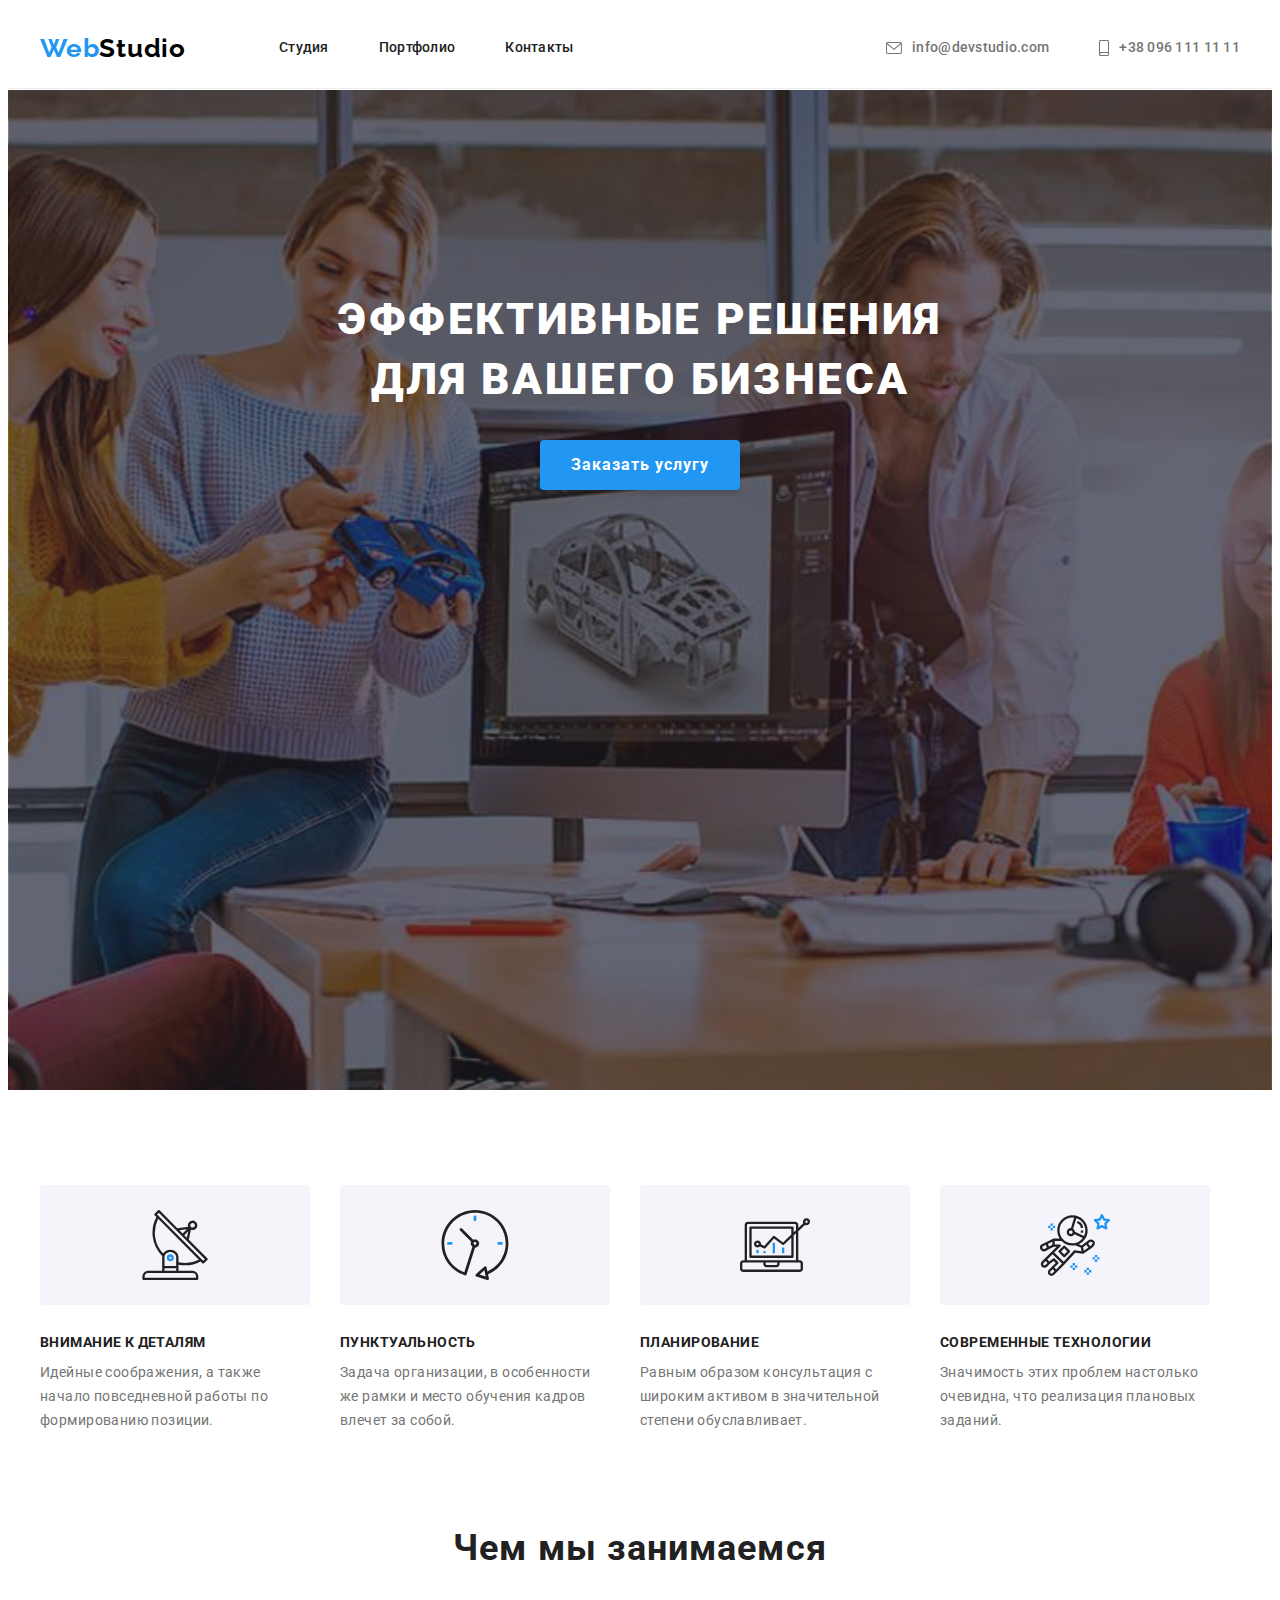
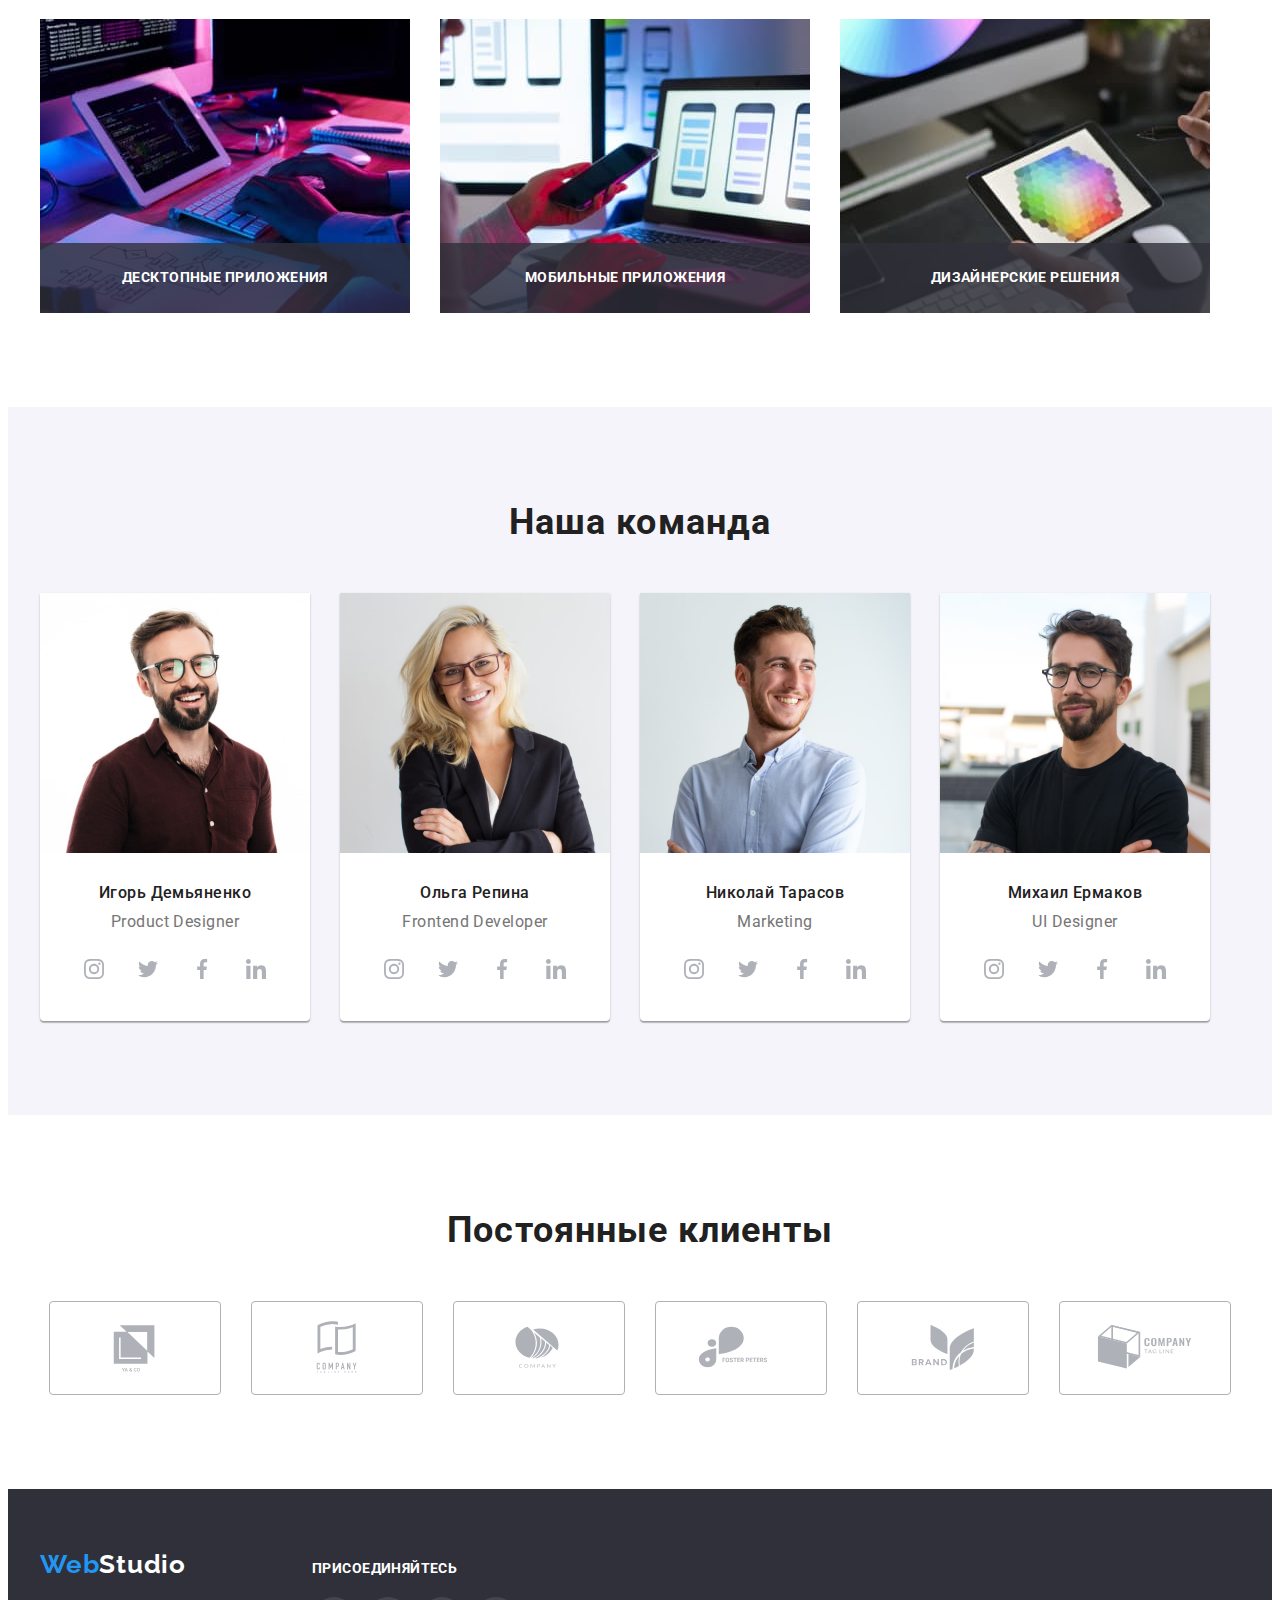
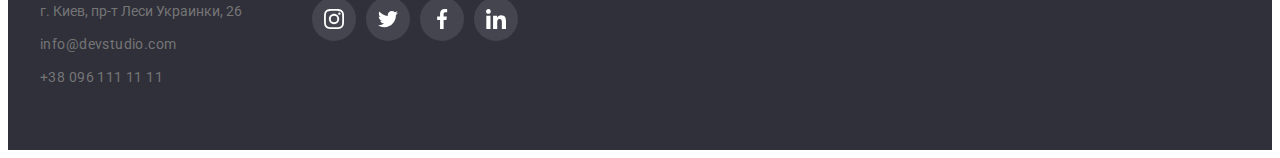
<file: index.html>
<!DOCTYPE html>
<html lang="ru">
  <head>
    <meta charset="UTF-8" />
    <meta http-equiv="X-UA-Compatible" content="IE=edge" />
    <meta name="viewport" content="width=device-width, initial-scale=1.0" />

    <title>WebStudio</title>
    <link
      href="https://fonts.googleapis.com/css2?family=Raleway:wght@700&family=Roboto:wght@400;500;700;900&display=swap"
      rel="stylesheet"
    />
    <link
      rel="stylesheet"
      href="https://cdnjs.cloudflare.com/ajax/libs/modern-normalize/1.1.0/modern-normalize.min.css"
      integrity="sha512-wpPYUAdjBVSE4KJnH1VR1HeZfpl1ub8YT/NKx4PuQ5NmX2tKuGu6U/JRp5y+Y8XG2tV+wKQpNHVUX03MfMFn9Q=="
      crossorigin="anonymous"
      referrerpolicy="no-referrer"
    />
    <link rel="stylesheet" href="./CSS/styles.css" />
  </head>
  <body>
    <header class="header">
      <!-- Навигация -->
      <div class="container nav">
        <nav class="nav">
          <!-- лого -->
          <a class="link logo" href="./index.html" lang="en">
            Web<span class="logo-nav">Studio</span>
          </a>

          <!-- ссылки -->
          <ul class="lists menu">
            <li class="menu-item">
              <a class="link nav-link" href="./index.html">Студия</a>
            </li>
            <li class="menu-item">
              <a class="link nav-link" href="./portfolio.html">Портфолио</a>
            </li>
            <li class="menu-item">
              <a class="link nav-link" href="">Контакты</a>
            </li>
          </ul>
        </nav>

        <!-- Почта и телефон -->
        <ul class="lists menu">
          <li class="menu-item">
            <a
              class="link nav-link nav-contacts"
              href="mailto:info@devstudio.com"
            >
              <svg class="envelope">
                <use href="./images/symbol-defs.svg#envelope"></use>
              </svg>
              info@devstudio.com</a
            >
          </li>
          <li class="menu-item">
            <a class="link nav-link nav-contacts" href="tel:+380961111111">
              <svg class="smartphone">
                <use href="./images/symbol-defs.svg#smartphone"></use>
              </svg>
              +38 096 111 11 11</a
            >
          </li>
        </ul>
      </div>
    </header>
    <main>
      <!-- Герой -->
      <section class="section hero">
        <div class="container">
          <h1 class="hero-title">Эффективные решения для вашего бизнеса</h1>
          <button class="btn btn-hero" type="button">Заказать услугу</button>
        </div>
      </section>

      <!-- Преимущества -->
      <section class="section">
        <div class="container">
          <h2 class="heading headen">Особенности</h2>
          <ul class="lists feature">
            <li class="item">
              <div class="thumb">
                <svg class="antenna" width="270px" height="120">
                  <use href="./images/symbol-defs.svg#antenna"></use>
                </svg>
              </div>
              <h3 class="title-features">Внимание к деталям</h3>
              <p class="text">
                Идейные соображения, а также начало повседневной работы по
                формированию позиции.
              </p>
            </li>

            <li class="item">
              <div class="thumb">
                <svg class="clock" width="270px" height="120">
                  <use href="./images/symbol-defs.svg#clock"></use>
                </svg>
              </div>
              <h3 class="title-features">Пунктуальность</h3>
              <p class="text">
                Задача организации, в особенности же рамки и место обучения
                кадров влечет за собой.
              </p>
            </li>

            <li class="item">
              <div class="thumb">
                <svg class="diagram" width="270px" height="120">
                  <use href="./images/symbol-defs.svg#diagram"></use>
                </svg>
              </div>
              <h3 class="title-features">Планирование</h3>
              <p class="text">
                Равным образом консультация с широким активом в значительной
                степени обуславливает.
              </p>
            </li>

            <li class="item">
              <div class="thumb">
                <svg class="astronaut" width="270px" height="120">
                  <use href="./images/symbol-defs.svg#astronaut"></use>
                </svg>
              </div>
              <h3 class="title-features">Современные технологии</h3>
              <p class="text">
                Значимость этих проблем настолько очевидна, что реализация
                плановых заданий.
              </p>
            </li>
          </ul>
        </div>
      </section>

      <!-- Примеры работ -->
      <section class="section section-nopaddingtop">
        <div class="container">
          <h2 class="heading">Чем мы занимаемся</h2>
          <ul class="lists items">
            <li class="item">
              <img
                class="images"
                src="./images/box1.jpg"
                alt="программирование"
                width="370"
                height="294"
              />
              <p class="text item-text">Десктопные приложения</p>
            </li>

            <li class="item">
              <img
                class="images"
                src="./images/box2.jpg"
                alt="мобильные приложения"
                width="370"
                height="294"
              />
              <p class="text item-text">Мобильные приложения</p>
            </li>

            <li class="item">
              <img
                class="images"
                src="./images/box3.jpg"
                alt="визуализация"
                width="370"
                height="294"
              />
              <p class="text item-text">Дизайнерские решения</p>
            </li>
          </ul>
        </div>
      </section>

      <!-- Наша команда -->
      <section class="section team-cards">
        <div class="container">
          <h2 class="heading">Наша команда</h2>
          <ul class="lists items">
            <li class="item">
              <div class="card">
                <img
                  class="images"
                  src="./images/id.jpg"
                  alt="Игорь Демьяненко"
                  width="270"
                  height="260"
                />
                <div class="card-body">
                  <h3 class="cards-title">Игорь Демьяненко</h3>
                  <p class="cards-text" lang="en">Product Designer</p>
                  <ul class="lists social">
                    <li class="social-list">
                      <a class="social-item" href="">
                        <svg class="social-icon">
                          <use href="./images/symbol-defs.svg#instagram"></use>
                        </svg>
                      </a>
                    </li>
                    <li class="social-list">
                      <a href="" class="social-item">
                        <svg class="social-icon">
                          <use href="./images/symbol-defs.svg#twitter"></use>
                        </svg>
                      </a>
                    </li>
                    <li class="social-list">
                      <a href="" class="social-item">
                        <svg class="social-icon">
                          <use href="./images/symbol-defs.svg#facebook"></use>
                        </svg>
                      </a>
                    </li>
                    <li class="social-list">
                      <a href="" class="social-item">
                        <svg class="social-icon">
                          <use href="./images/symbol-defs.svg#linkedin"></use>
                        </svg>
                      </a>
                    </li>
                  </ul>
                </div>
              </div>
            </li>

            <li class="item">
              <div class="card">
                <img
                  class="images"
                  src="./images/or.jpg"
                  alt="Ольга Репина"
                  width="270"
                  height="260"
                />
                <div class="card-body">
                  <h3 class="cards-title">Ольга Репина</h3>
                  <p class="cards-text" lang="en">Frontend Developer</p>
                  <ul class="lists social">
                    <li class="social-list">
                      <a class="social-item" href="">
                        <svg class="social-icon">
                          <use href="./images/symbol-defs.svg#instagram"></use>
                        </svg>
                      </a>
                    </li>
                    <li class="social-list">
                      <a href="" class="social-item">
                        <svg class="social-icon">
                          <use href="./images/symbol-defs.svg#twitter"></use>
                        </svg>
                      </a>
                    </li>
                    <li class="social-list">
                      <a href="" class="social-item">
                        <svg class="social-icon">
                          <use href="./images/symbol-defs.svg#facebook"></use>
                        </svg>
                      </a>
                    </li>
                    <li class="social-list">
                      <a href="" class="social-item">
                        <svg class="social-icon">
                          <use href="./images/symbol-defs.svg#linkedin"></use>
                        </svg>
                      </a>
                    </li>
                  </ul>
                </div>
              </div>
            </li>

            <li class="item">
              <div class="card">
                <img
                  class="images"
                  src="./images/nt.jpg"
                  alt="Николай Тарасов"
                  width="270"
                  height="260"
                />
                <div class="card-body">
                  <h3 class="cards-title">Николай Тарасов</h3>
                  <p class="cards-text" lang="en">Marketing</p>
                  <ul class="lists social">
                    <li class="social-list">
                      <a class="social-item" href="">
                        <svg class="social-icon">
                          <use href="./images/symbol-defs.svg#instagram"></use>
                        </svg>
                      </a>
                    </li>
                    <li class="social-list">
                      <a href="" class="social-item">
                        <svg class="social-icon">
                          <use href="./images/symbol-defs.svg#twitter"></use>
                        </svg>
                      </a>
                    </li>
                    <li class="social-list">
                      <a href="" class="social-item">
                        <svg class="social-icon">
                          <use href="./images/symbol-defs.svg#facebook"></use>
                        </svg>
                      </a>
                    </li>
                    <li class="social-list">
                      <a href="" class="social-item">
                        <svg class="social-icon">
                          <use href="./images/symbol-defs.svg#linkedin"></use>
                        </svg>
                      </a>
                    </li>
                  </ul>
                </div>
              </div>
            </li>

            <li class="item">
              <div class="card">
                <img
                  class="images"
                  src="./images/me.jpg"
                  alt="Михаил Ермаков"
                  width="270"
                  height="260"
                />
                <div class="card-body">
                  <h3 class="cards-title">Михаил Ермаков</h3>
                  <p class="cards-text" lang="en">UI Designer</p>
                  <ul class="lists social">
                    <li class="social-list">
                      <a class="social-item" href="">
                        <svg class="social-icon">
                          <use href="./images/symbol-defs.svg#instagram"></use>
                        </svg>
                      </a>
                    </li>
                    <li class="social-list">
                      <a href="" class="social-item">
                        <svg class="social-icon">
                          <use href="./images/symbol-defs.svg#twitter"></use>
                        </svg>
                      </a>
                    </li>
                    <li class="social-list">
                      <a href="" class="social-item">
                        <svg class="social-icon">
                          <use href="./images/symbol-defs.svg#facebook"></use>
                        </svg>
                      </a>
                    </li>
                    <li class="social-list">
                      <a href="" class="social-item">
                        <svg class="social-icon">
                          <use href="./images/symbol-defs.svg#linkedin"></use>
                        </svg>
                      </a>
                    </li>
                  </ul>
                </div>
              </div>
            </li>
          </ul>
        </div>
      </section>
      <section class="section">
        <div class="container">
          <h2 class="heading">Постоянные клиенты</h2>

          <ul class="lists clients">
            <li class="clients-list">
              <a class="clients-item" href="">
                <svg class="clients-icon">
                  <use href="./images/symbol-defs.svg#logo1"></use>
                </svg>
              </a>
            </li>
            <li class="clients-list">
              <a href="" class="clients-item">
                <svg class="clients-icon">
                  <use href="./images/symbol-defs.svg#logo2"></use>
                </svg>
              </a>
            </li>
            <li class="clients-list">
              <a href="" class="clients-item">
                <svg class="clients-icon">
                  <use href="./images/symbol-defs.svg#logo3"></use>
                </svg>
              </a>
            </li>
            <li class="clients-list">
              <a href="" class="clients-item">
                <svg class="clients-icon">
                  <use href="./images/symbol-defs.svg#logo4"></use>
                </svg>
              </a>
            </li>
            <li class="clients-list">
              <a href="" class="clients-item">
                <svg class="clients-icon">
                  <use href="./images/symbol-defs.svg#logo5"></use>
                </svg>
              </a>
            </li>
            <li class="clients-list">
              <a href="" class="clients-item">
                <svg class="clients-icon">
                  <use href="./images/symbol-defs.svg#logo6"></use>
                </svg>
              </a>
            </li>
          </ul>
        </div>
      </section>
    </main>

    <!-- Футер -->
    <footer class="footer">
      <div class="container">
        <div class="footer-nav">
          <!-- Лого -->
          <a class="link logo" href="./index.html" lang="en">
            Web<span class="logo-footer">Studio</span>
          </a>

          <!-- адрес -->
          <address>
            <p class="footer-text contact-link-footer">
              г. Киев, пр-т Леси Украинки, 26
            </p>

            <!-- Почта и телефон -->
            <ul class="lists">
              <li class="footer-item">
                <a
                  class="link footer-link contact-link-footer"
                  href="mailto:info@devstudio.com"
                >
                  info@devstudio.com
                </a>
              </li>
              <li class="footer-item">
                <a
                  class="link footer-link contact-link-footer"
                  href="tel:+380961111111"
                  >+38 096 111 11 11</a
                >
              </li>
            </ul>
          </address>
        </div>

        <div class="footer-social">
          <p class="text">Присоединяйтесь</p>
          <ul class="lists social">
            <li class="social-list">
              <a class="social-item" href="">
                <svg class="social-icon">
                  <use href="./images/symbol-defs.svg#instagram"></use>
                </svg>
              </a>
            </li>
            <li class="social-list">
              <a href="" class="social-item">
                <svg class="social-icon">
                  <use href="./images/symbol-defs.svg#twitter"></use>
                </svg>
              </a>
            </li>
            <li class="social-list">
              <a href="" class="social-item">
                <svg class="social-icon">
                  <use href="./images/symbol-defs.svg#facebook"></use>
                </svg>
              </a>
            </li>
            <li class="social-list">
              <a href="" class="social-item">
                <svg class="social-icon">
                  <use href="./images/symbol-defs.svg#linkedin"></use>
                </svg>
              </a>
            </li>
          </ul>
        </div>
      </div>
    </footer>
  </body>
</html>
</file>
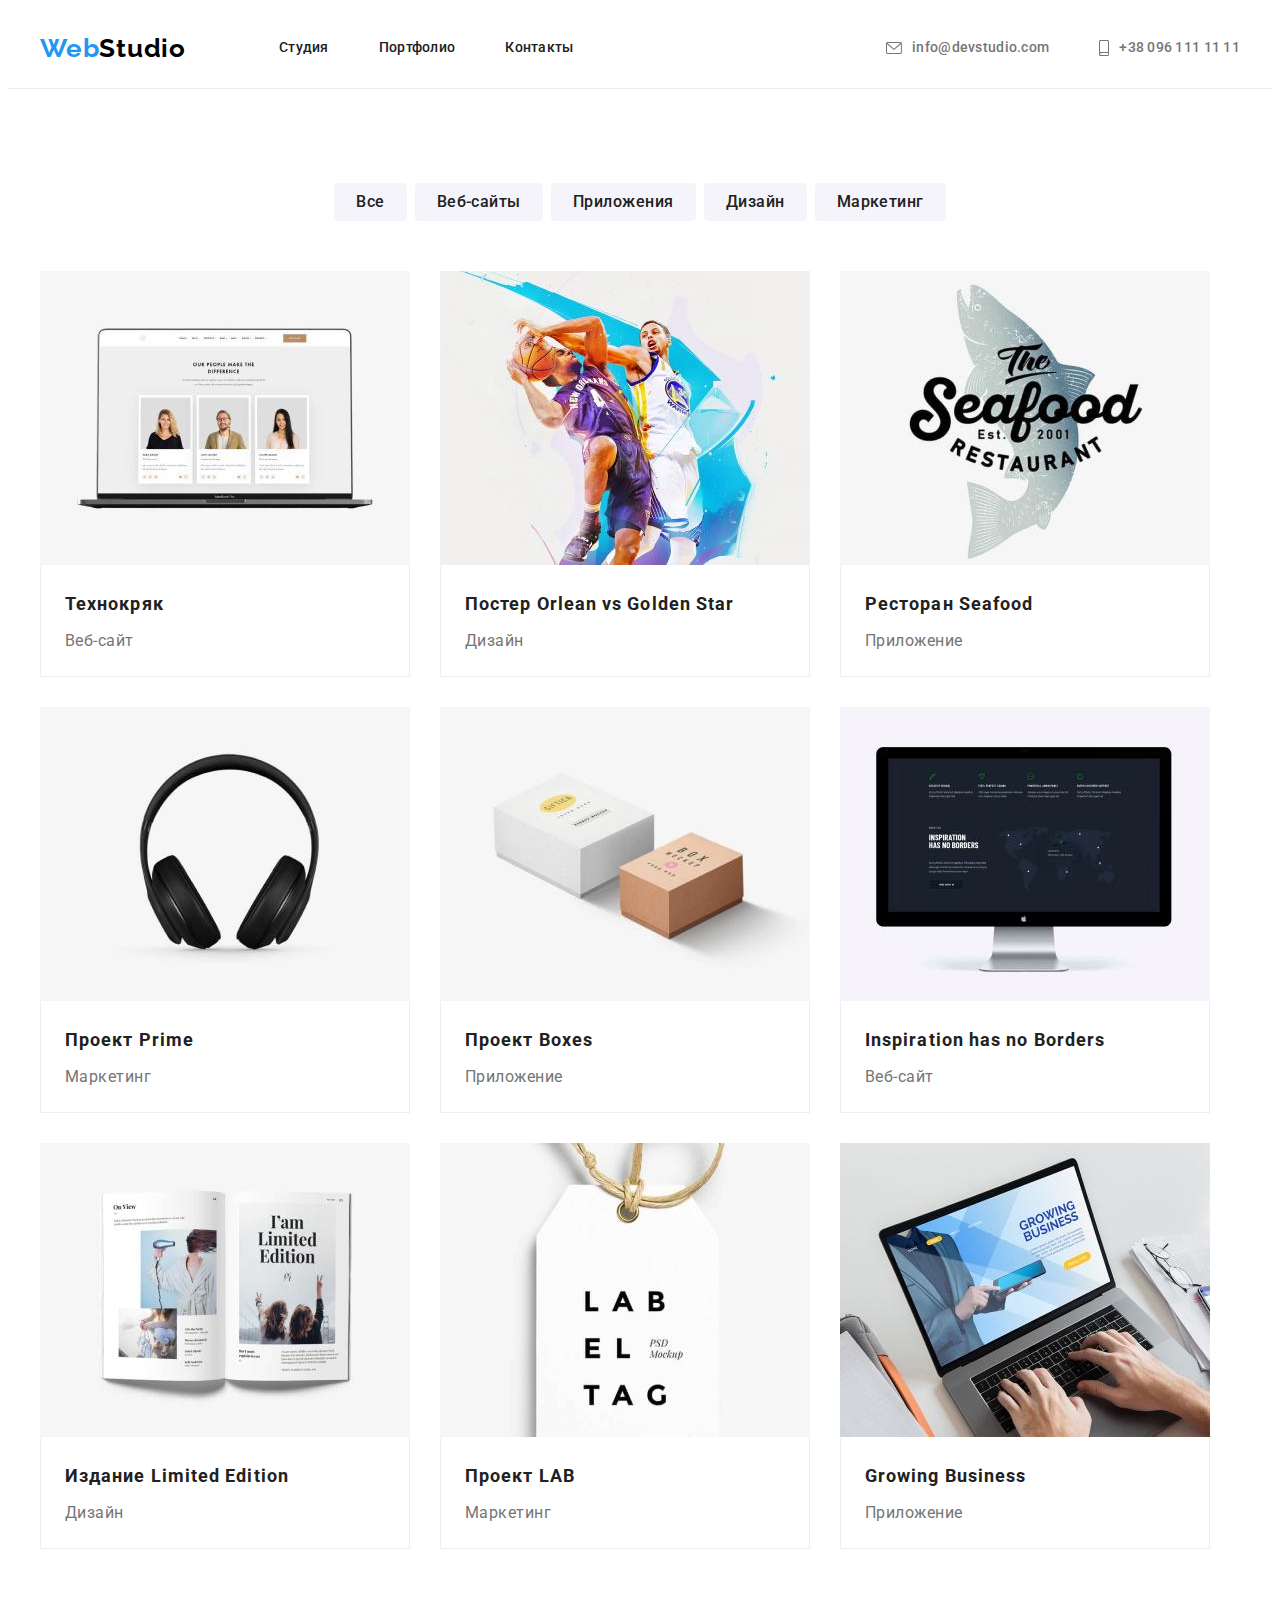
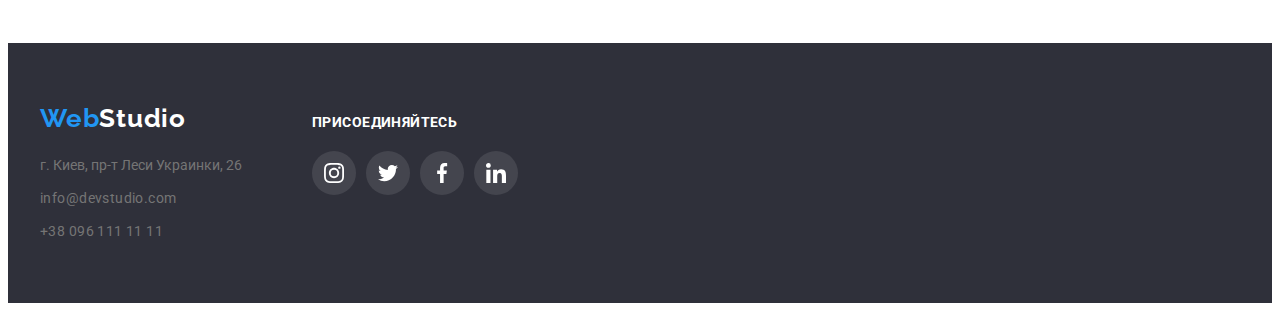
<file: portfolio.html>
<!DOCTYPE html>
<html lang="ru">
  <head>
    <meta charset="UTF-8" />
    <meta http-equiv="X-UA-Compatible" content="IE=edge" />
    <meta name="viewport" content="width=device-width, initial-scale=1.0" />

    <title>Портфолио</title>
    <link
      href="https://fonts.googleapis.com/css2?family=Raleway:wght@700&family=Roboto:wght@400;500;700;900&display=swap"
      rel="stylesheet"
    />
    <link
      rel="stylesheet"
      href="https://cdnjs.cloudflare.com/ajax/libs/modern-normalize/1.1.0/modern-normalize.min.css"
      integrity="sha512-wpPYUAdjBVSE4KJnH1VR1HeZfpl1ub8YT/NKx4PuQ5NmX2tKuGu6U/JRp5y+Y8XG2tV+wKQpNHVUX03MfMFn9Q=="
      crossorigin="anonymous"
      referrerpolicy="no-referrer"
    />
    <link rel="stylesheet" href="./CSS/styles.css" />
  </head>
  <body>
    <header class="header">
      <!-- Навигация -->
      <div class="container nav">
        <nav class="nav">
          <!-- лого -->
          <a class="link logo" href="./index.html" lang="en">
            Web<span class="logo-nav">Studio</span>
          </a>

          <!-- ссылки -->
          <ul class="lists menu">
            <li class="menu-item">
              <a class="link nav-link" href="./index.html">Студия</a>
            </li>
            <li class="menu-item">
              <a class="link nav-link" href="./portfolio.html">Портфолио</a>
            </li>
            <li class="menu-item">
              <a class="link nav-link" href="">Контакты</a>
            </li>
          </ul>
        </nav>

        <!-- Почта и телефон -->
        <ul class="lists menu">
          <li class="menu-item">
            <a
              class="link nav-link nav-contacts"
              href="mailto:info@devstudio.com"
            >
              <svg class="envelope">
                <use href="./images/symbol-defs.svg#envelope"></use>
              </svg>
              info@devstudio.com</a
            >
          </li>
          <li class="menu-item">
            <a class="link nav-link nav-contacts" href="tel:+380961111111">
              <svg class="smartphone">
                <use href="./images/symbol-defs.svg#smartphone"></use>
              </svg>
              +38 096 111 11 11</a
            >
          </li>
        </ul>
      </div>
    </header>
    <main>
      <h1 class="hero-title headen">Наше портфолио</h1>
      <!-- Фильтр -->
      <section class="section">
        <div class="container">
          <ul class="lists filter">
            <li class="item">
              <button class="btn" type="button">Все</button>
            </li>
            <li class="item">
              <button class="btn" type="button">Веб-сайты</button>
            </li>
            <li class="item">
              <button class="btn" type="button">Приложения</button>
            </li>
            <li class="item">
              <button class="btn" type="button">Дизайн</button>
            </li>
            <li class="item">
              <button class="btn" type="button">Маркетинг</button>
            </li>
          </ul>

          <!-- услуги/примеры работ -->
          <ul class="lists menu">
            <li class="card-item">
              <div class="work-card">
                <a class="link" href="">
                  <img
                    class="images"
                    src="./images/techcom.jpg"
                    alt="Ноутбук с изображением карточек людей"
                    width="370"
                    height="294"
                  />
                  <div class="card-body">
                    <h2 class="work-title">Технокряк</h2>
                    <p class="work-text">Веб-сайт</p>
                  </div>
                </a>
              </div>
            </li>
            <li class="card-item">
              <div class="work-card">
                <a class="link" href="">
                  <img
                    class="images"
                    src="./images/poster.jpg"
                    alt="Баскетболисты в прыжке"
                    width="370"
                    height="294"
                  />
                  <div class="card-body">
                    <h2 class="work-title">
                      Постер <span lang="en">Orlean vs Golden Star</span>
                    </h2>
                    <p class="work-text">Дизайн</p>
                  </div>
                </a>
              </div>
            </li>
            <li class="card-item">
              <div class="work-card">
                <a class="link" href="">
                  <img
                    class="images"
                    src="./images/rest.jpg"
                    alt="The seafood restaurant"
                    width="370"
                    height="294"
                  />
                  <div class="card-body">
                    <h2 class="work-title">
                      Ресторан <span lang="en">Seafood</span>
                    </h2>
                    <p class="work-text">Приложение</p>
                  </div>
                </a>
              </div>
            </li>
            <li class="card-item">
              <div class="work-card">
                <a class="link" href="">
                  <img
                    class="images"
                    src="./images/prime.jpg"
                    alt="Наушники"
                    width="370"
                    height="294"
                  />
                  <div class="card-body">
                    <h2 class="work-title">
                      Проект <span lang="en">Prime</span>
                    </h2>
                    <p class="work-text">Маркетинг</p>
                  </div>
                </a>
              </div>
            </li>
            <li class="card-item">
              <div class="work-card">
                <a class="link" href="">
                  <img
                    class="images"
                    src="./images/boxes.jpg"
                    alt="Коробки с надписями"
                    width="370"
                    height="294"
                  />
                  <div class="card-body">
                    <h2 class="work-title">
                      Проект <span lang="en">Boxes</span>
                    </h2>
                    <p class="work-text">Приложение</p>
                  </div>
                </a>
              </div>
            </li>
            <li class="card-item">
              <div class="work-card">
                <a class="link" href="">
                  <img
                    class="images"
                    src="./images/borders.jpg"
                    alt="Монитор"
                    width="370"
                    height="294"
                  />
                  <div class="card-body">
                    <h2 class="work-title" lang="en">
                      Inspiration has no Borders
                    </h2>
                    <p class="work-text">Веб-сайт</p>
                  </div>
                </a>
              </div>
            </li>
            <li class="card-item">
              <div class="work-card">
                <a class="link" href="">
                  <img
                    class="images"
                    src="./images/limitededition.jpg"
                    alt="Книга в развернутом виде"
                    width="370"
                    height="294"
                  />
                  <div class="card-body">
                    <h2 class="work-title">
                      Издание <span lang="en">Limited Edition</span>
                    </h2>
                    <p class="work-text">Дизайн</p>
                  </div>
                </a>
              </div>
            </li>
            <li class="card-item">
              <div class="work-card">
                <a class="link" href="">
                  <img
                    class="images"
                    src="./images/lab.jpg"
                    alt="Lab El Tag"
                    width="370"
                    height="294"
                  />
                  <div class="card-body">
                    <h2 class="work-title">
                      Проект <span lang="en">LAB</span>
                    </h2>
                    <p class="work-text">Маркетинг</p>
                  </div>
                </a>
              </div>
            </li>
            <li class="card-item">
              <div class="work-card">
                <a class="link" href="">
                  <img
                    class="images"
                    src="./images/growing.jpg"
                    alt="ноутбук с надписью на екране: Growing Business"
                    width="370"
                    height="294"
                  />
                  <div class="card-body">
                    <h2 class="work-title" lang="en">Growing Business</h2>
                    <p class="work-text">Приложение</p>
                  </div>
                </a>
              </div>
            </li>
          </ul>
        </div>
      </section>
    </main>

    <!-- Футер -->
    <footer class="footer">
      <div class="container">
        <div class="footer-nav">
          <!-- Лого -->
          <a class="link logo" href="./index.html" lang="en">
            Web<span class="logo-footer">Studio</span>
          </a>

          <!-- адрес -->
          <address>
            <p class="footer-text contact-link-footer">
              г. Киев, пр-т Леси Украинки, 26
            </p>

            <!-- Почта и телефон -->
            <ul class="lists">
              <li class="footer-item">
                <a
                  class="link footer-link contact-link-footer"
                  href="mailto:info@devstudio.com"
                >
                  info@devstudio.com
                </a>
              </li>
              <li class="footer-item">
                <a
                  class="link footer-link contact-link-footer"
                  href="tel:+380961111111"
                  >+38 096 111 11 11</a
                >
              </li>
            </ul>
          </address>
        </div>

        <div class="footer-social">
          <p class="text">Присоединяйтесь</p>
          <ul class="lists social">
            <li class="social-list">
              <a class="social-item" href="">
                <svg class="social-icon">
                  <use href="./images/symbol-defs.svg#instagram"></use>
                </svg>
              </a>
            </li>
            <li class="social-list">
              <a href="" class="social-item">
                <svg class="social-icon">
                  <use href="./images/symbol-defs.svg#twitter"></use>
                </svg>
              </a>
            </li>
            <li class="social-list">
              <a href="" class="social-item">
                <svg class="social-icon">
                  <use href="./images/symbol-defs.svg#facebook"></use>
                </svg>
              </a>
            </li>
            <li class="social-list">
              <a href="" class="social-item">
                <svg class="social-icon">
                  <use href="./images/symbol-defs.svg#linkedin"></use>
                </svg>
              </a>
            </li>
          </ul>
        </div>
      </div>
    </footer>
  </body>
</html>
</file>
<file: CSS/styles.css>
:root {
  --current-text-color: #757575;
  --current-title-color: #212121;
  --current-white-color: #ffffff;
  --current-black-color: #000000;
  --accent-color: #2196f3;
  --hero-btn-accent-color: #188ce8;
  --secondary-bg-color: #f5f4fa;
  --footer-bg-color: #2f303a;
  --footer-link-color: rgba(255, 255, 255, 0.6);
  --line-color: #ececec;
  --border-color: #eeeeee;
  --social-unactive: #afb1b8;
  --social-unactive-footer: rgba(255, 255, 255, 0.1);

  --card-text-bgc: rgba(47, 48, 58, 0.8);
}

body {
  font-family: Roboto, sans-serif;
  color: var(--current-text-color);
  background-color: var(--current-white-color);
}

.container {
  width: 1200px;
  padding: 0 15px;
  margin: 0 auto;
}

.section {
  padding-top: 94px;
  padding-bottom: 94px;

  text-align: center;
}

.images {
  display: block;
  max-width: 100%;
  height: auto;
}

.section-nopaddingtop {
  padding-top: 0;
}

/* Ссылки */
.link {
  text-decoration: none;
}

.lists {
  margin-top: 0;
  margin-bottom: 0;
  padding: 0;
  list-style: none;
}
.header {
  border-bottom: 1px solid var(--line-color);
}

/* Навигация */
.container.nav {
  min-height: 80px;
}

.nav,
.menu {
  display: flex;
  align-items: center;
  flex-wrap: wrap;
}

.container.nav > .nav {
  margin-right: auto;
}

.menu-item > .link {
  display: flex;
  align-items: center;
  padding-top: 32px;
  padding-bottom: 32px;
}

.menu > .menu-item:not(:last-child) {
  margin-right: 50px;
}

.menu > .card-item:not(:nth-child(3n)) {
  margin-right: 30px;
}

.work-card .card-body {
  border: 1px solid var(--border-color);
  border-top: 1px solid transparent;
  padding: 20px 24px;
}

.work-card:hover,
.work-card:focus,
.work-card:focus-within {
  box-shadow: 0px 1px 1px rgba(0, 0, 0, 0.12), 0px 4px 4px rgba(0, 0, 0, 0.06),
    1px 4px 6px rgba(0, 0, 0, 0.16);
}

.menu > .card-item:not(:nth-last-child(-n + 3)) {
  margin-bottom: 30px;
}

.nav-link {
  color: var(--current-title-color);

  font-weight: 500;
  font-size: 14px;
  line-height: 1.14;
  letter-spacing: 0.02em;
}

.nav-contacts {
  color: var(--current-text-color);
}

.nav-link:hover,
.nav-link:focus,
.footer-link:hover,
.footer-link:focus,
.current {
  color: var(--accent-color);
}

.envelope {
  width: 16px;
  height: 12px;
}

.smartphone {
  width: 10px;
  height: 16px;
}

.envelope,
.smartphone {
  margin-right: 10px;

  fill: currentColor;
}

/* Лого */
.logo {
  display: block;
  margin-right: 93px;
  padding-top: 24px;
  padding-bottom: 24px;

  color: var(--accent-color);
  font-family: Raleway, sans-serif;
  font-weight: 700;
  font-size: 26px;
  line-height: 1.19;
  letter-spacing: 0.03em;
}

.logo-nav {
  color: var(--current-black-color);
}

.logo-footer {
  color: var(--current-white-color);
}

/* Hero */

.hero {
  max-width: 1600px;
  min-height: 600px;
  margin-right: auto;
  margin-left: auto;
  padding-top: 200px;
  padding-bottom: 200px;

  background-color: var(--hero-bgcolor);
  background-image: linear-gradient(
      to right,
      rgba(47, 48, 58, 0.4),
      rgba(47, 48, 58, 0.4)
    ),
    url("../images/hero.jpg");
  background-repeat: no-repeat;
  background-position: center;
  background-size: cover;
}

.hero-title {
  width: 696px;
  margin: 0 auto 30px;
  padding: 0;

  color: var(--current-white-color);
  font-weight: 900;
  font-size: 44px;
  line-height: 1.36;
  letter-spacing: 0.06em;
  text-transform: uppercase;
}

.section.hero {
  padding-top: 200px;
  padding-bottom: 200px;
  border: 1px solid transparent;
}

/* Кнопки */
.btn {
  cursor: pointer;
  min-height: 38px;

  padding: 6px 22px;

  font-family: inherit;
  font-style: inherit;
  font-weight: 500;
  font-size: 16px;
  line-height: 1.62;
  letter-spacing: 0.03em;

  color: var(--current-title-color);
  background-color: var(--secondary-bg-color);

  border: 0;
  border-radius: 4px;
}

.btn:hover,
.btn:focus,
.active {
  color: var(--current-white-color);
  background-color: var(--accent-color);
  box-shadow: 0px 3px 1px rgba(0, 0, 0, 0.1), 0px 1px 2px rgba(0, 0, 0, 0.08),
    0px 2px 2px rgba(0, 0, 0, 0.12);
}

.btn-hero {
  width: 200px;
  height: 50px;

  color: var(--current-white-color);
  background-color: var(--accent-color);

  font-weight: 700;
  line-height: 1.87;
  letter-spacing: 0.06em;

  box-shadow: 0px 4px 4px rgba(0, 0, 0, 0.15);
}

.btn-hero:focus,
.btn-hero:hover {
  background-color: var(--hero-btn-accent-color);
}


/* Заголовки */
.heading {
  margin: 0 0 50px 0;
  font-weight: 700;
  font-size: 36px;
  line-height: 1.17;
  letter-spacing: 0.03em;

  color: var(--current-title-color);
}

.title-features {
  margin: 0 0 10px 0;

  color: var(--current-title-color);

  font-size: 14px;
  line-height: 1.14;
  letter-spacing: 0.03em;
  text-transform: uppercase;
}

/* Основной текст */

.text {
  margin: 0;
  padding: 0;

  font-size: 14px;
  line-height: 1.71;
  letter-spacing: 0.03em;

  color: var(--current-text-color);
}

.feature,
.items,
.filter {
  display: flex;
  align-items: center;
  text-align: left;
}

.items {
  text-align: center;
}

.items > .item {
  position: relative;
}

.item-text {
  display: flex;
  justify-content: center;
  align-items: center;
  width: 100%;
  height: 70px;
  position: absolute;
  left: 0;
  bottom: 0;

  background-color: var(--card-text-bgc);

  color: var(--current-white-color);
  font-weight: 700;
  line-height: 1.14;
  text-transform: uppercase;
}

.feature > .item {
  width: 270px;
}

.feature > .item:not(:last-child),
.items > .item:not(:last-child) {
  margin-right: 30px;
}

.filter {
  justify-content: center;
  margin-bottom: 50px;
}

.filter > .item:not(:last-child) {
  margin-right: 8px;
}

/* услуги/примеры работ */

.thumb {
  display: flex;
  width: 100%;
  min-height: 120px;

  margin-bottom: 30px;

  align-items: center;

  border-radius: 4px;
  background-color: var(--secondary-bg-color);
}

.antenna,
.clock,
.diagram,
.astronaut {
  display: block;
  margin-left: auto;
  margin-right: auto;
  width: 70px;
  height: 70px;
}

.card {
  background-color: var(--current-white-color);
  box-shadow: 0px 1px 3px rgba(0, 0, 0, 0.12), 0px 1px 1px rgba(0, 0, 0, 0.14),
    0px 2px 1px rgba(0, 0, 0, 0.2);
  border-radius: 0px 0px 4px 4px;
}

.team-cards {
  background-color: var(--secondary-bg-color);
}

.card-body {
  padding-top: 30px;
  padding-bottom: 30px;
}

.cards-title {
  margin: 0 0 10px 0;

  color: var(--current-title-color);

  font-weight: 500;
  font-size: 16px;
  line-height: 1.19;
  letter-spacing: 0.03em;
}

.cards-text {
  margin: 0 0 16px 0;
  padding: 0;
  line-height: 1.19;
  letter-spacing: 0.03em;
}

.social,
.clients {
  display: flex;
  justify-content: center;
}

.social-item {
  display: flex;
  justify-content: center;
  align-items: center;

  width: 44px;
  height: 44px;
  border-radius: 50%;

  color: var(--social-unactive);
}

.social-icon {
  width: 20px;
  height: 20px;
  fill: currentColor;
}

.clients-item {
  display: flex;
  justify-content: center;
  align-items: center;
  width: 170px;
  height: 92px;

  border: 1px solid var(--social-unactive);
  border-radius: 4px;

  color: var(--social-unactive);
}

.clients-item:hover,
.clients-item:focus {
  color: var(--accent-color);
  border: 1px solid var(--accent-color);
}

.clients > .clients-list:not(:last-child) {
  margin-right: 30px;
}

.clients-icon {
  width: 106px;
  height: 60px;
  fill: currentColor;
}


/* Портфолио заголовки: услуги/примеры работ */
.work-title {
  margin: 0 0 4px 0;

  color: var(--current-title-color);

  text-align: left;
  font-weight: 700;
  font-size: 18px;
  line-height: 2;
  letter-spacing: 0.06em;
}

.work-text {
  margin: 0;

  color: var(--current-text-color);
  line-height: 1.87;
  letter-spacing: 0.03em;
  text-align: left;
}

/* Footer */
.footer {
  padding: 60px 0;
  background-color: var(--footer-bg-color);
}

.footer-text {
  color: var(--current-white-color);

  padding: 0;
  margin-bottom: 9px;

  font-style: normal;
  font-size: 14px;
  line-height: 1.71;
}

.footer-link {
  font-style: normal;
  font-size: 14px;
  line-height: 1.71;
  letter-spacing: 0.03em;
  color: var(--footer-link-color);
}

.contact-link-footer {
  color: var(--primary-text-color);
}
.contact-link-footer:hover {
  color: #ffffff;
  text-decoration: none;
}

/* Прячем заголовоки */
.headen {
  position: absolute;
  width: 1px;
  height: 1px;
  margin: -1px;
  border: 0;
  padding: 0;
  clip: rect(0 0 0 0);
  overflow: hidden;
}

.footer-nav > .link.logo {
  padding: 0;
  margin: 0 0 20px 0;
}

.footer-nav {
  margin-right: 70px;
}

.footer-item:not(:last-child) {
  margin-bottom: 9px;
}

.footer > .container {
  display: flex;
  align-items: baseline;
}

.footer-social > .text {
  margin-bottom: 20px;
  color: var(--current-white-color);
  font-weight: 700;
  line-height: 1.14;
  text-transform: uppercase;
}

.footer-social .social-item {
  color: var(--current-white-color);
  background-color: var(--social-unactive-footer);
}

.social-item:hover,
.social-item:focus {
  color: var(--current-white-color);
  background-color: var(--accent-color);
}

.social > .social-list:not(:last-child) {
  margin-right: 10px;
}

.container > .link.logo {
  padding: 0;
  margin: 0 0 20px 0;
}

.footer-item:not(:last-child) {
  margin-bottom: 9px;
}
</file>
